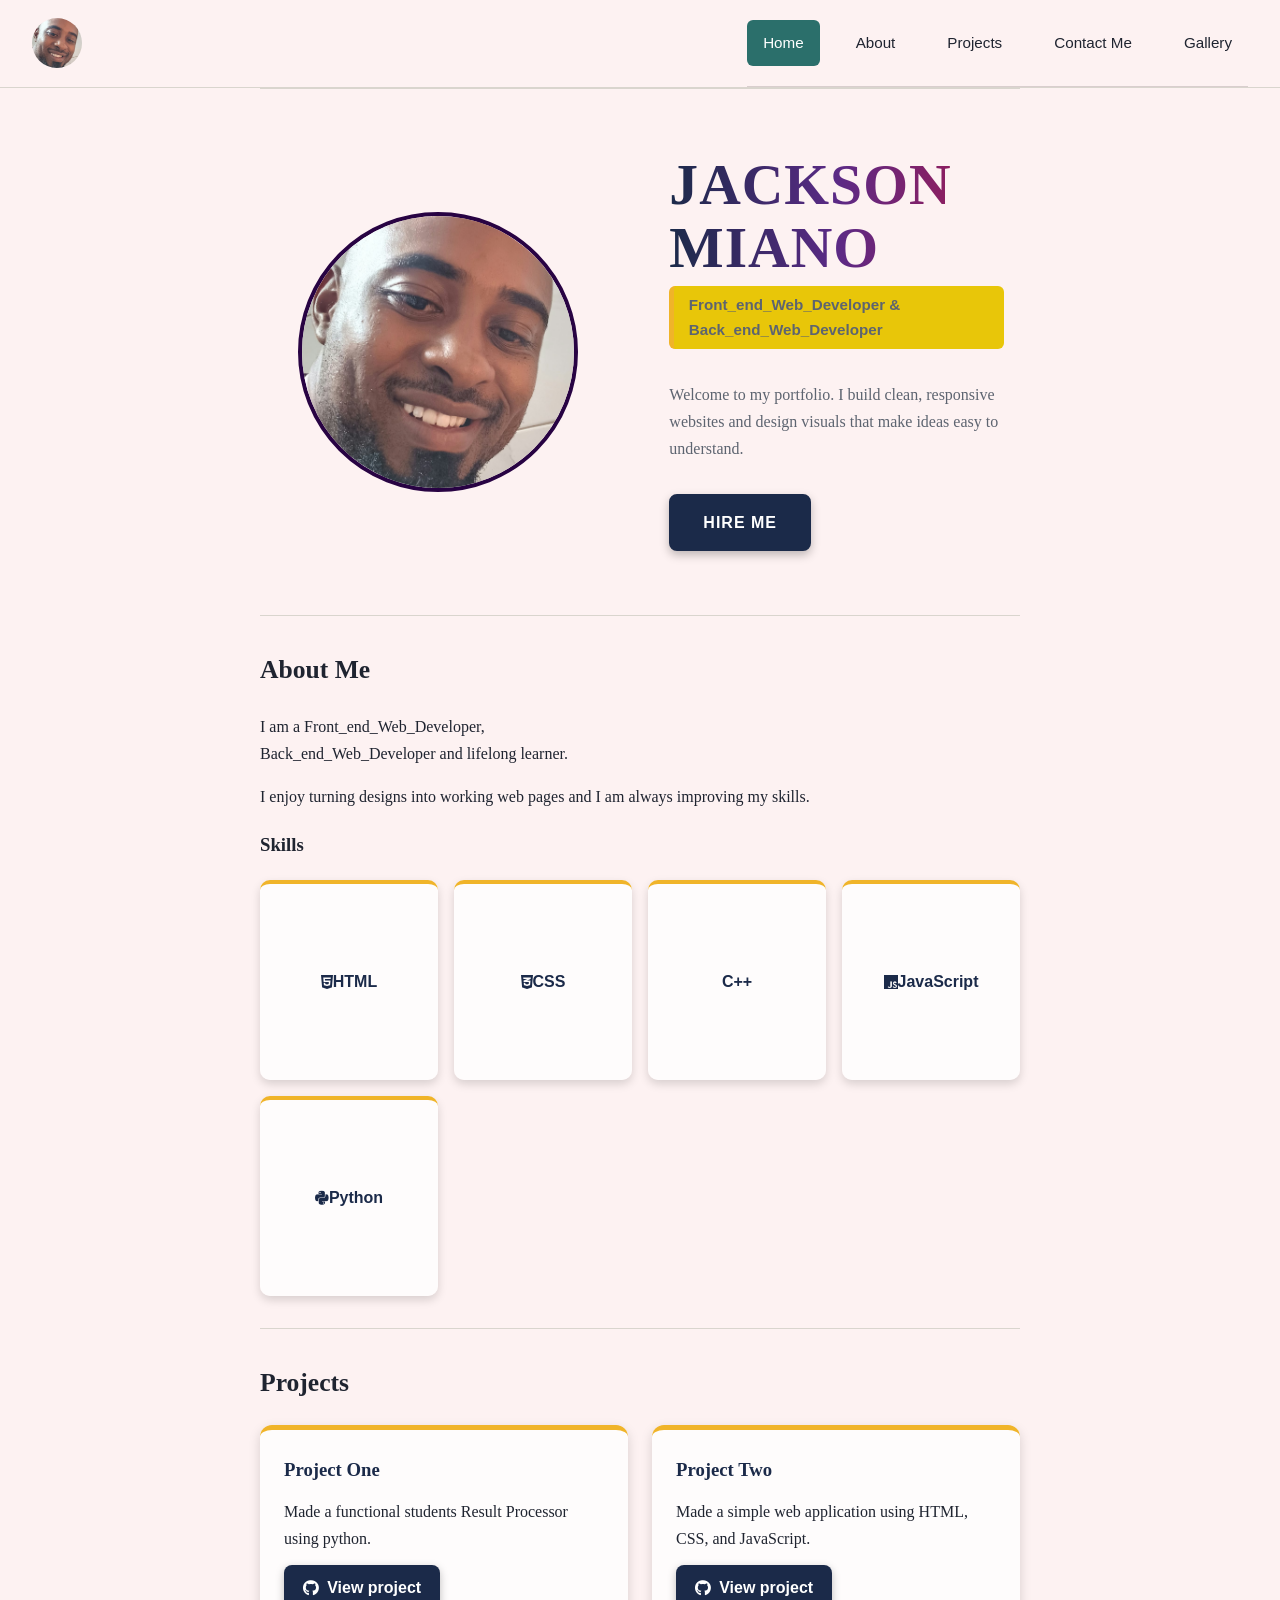
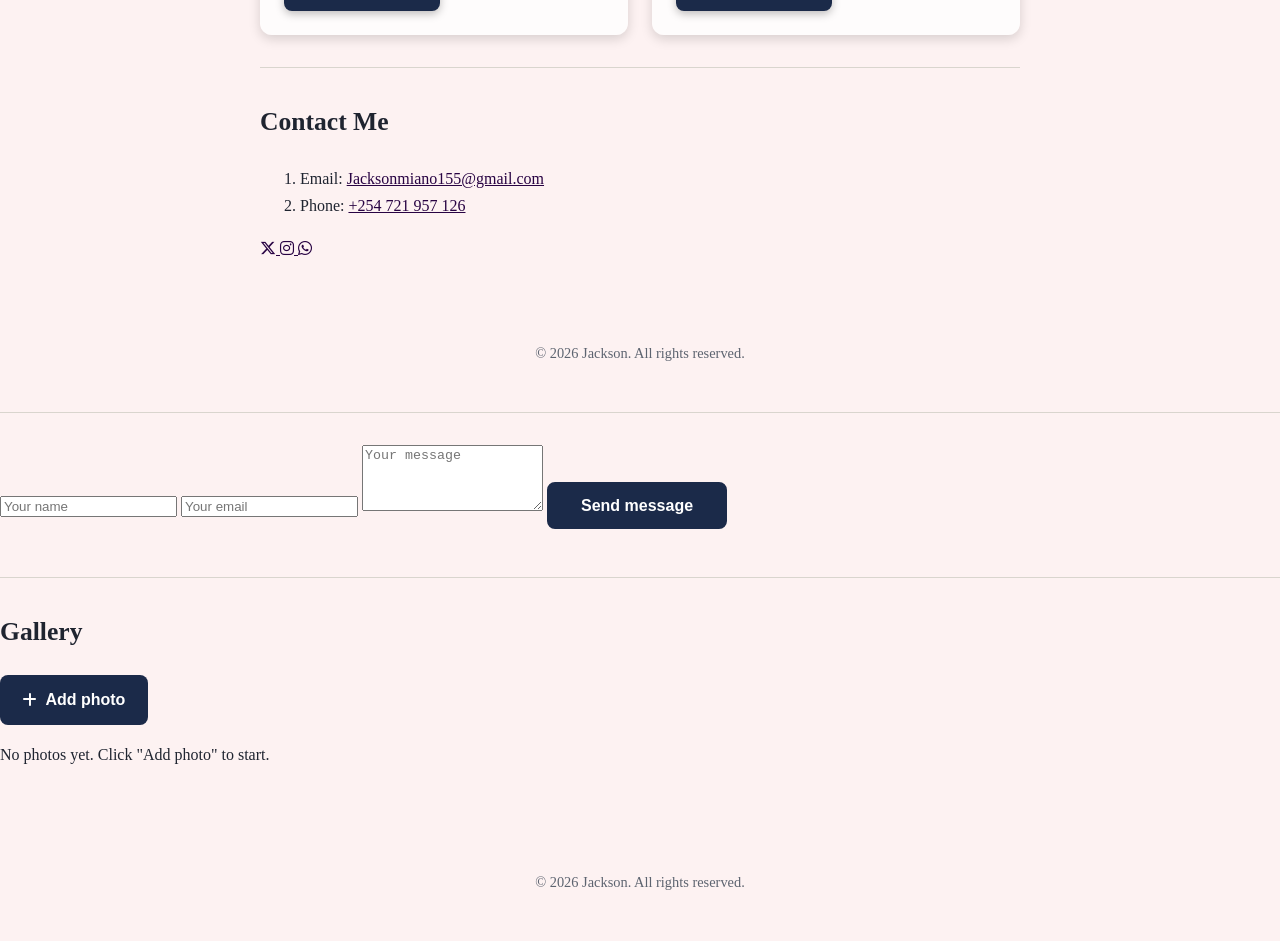
<file: index.html>
<DOCTYPE html>
<html lang="en">
<head>
    <meta charset="UTF-8">
    <meta name="viewport" content="width=device-width, initial-scale=1.0">
    <title>Jackson Miano</title>
    <meta name="description" content="Portfolio of Jackson Miano, Front_end_Web_Developer and Backs_end_Web_Developer.">
    <link rel="stylesheet" href="the_portfolio.css">
    <link rel="stylesheet" href="https://cdnjs.cloudflare.com/ajax/libs/font-awesome/6.5.2/css/all.min.css">
    
    
</head>

<body style="background-color: rgba(242, 132, 132, 0.1);">
    <header>
        <nav aria-label="Main navigation">
            <ul>
                <li><a href="#home">Home</a></li>
                <li><a href="#about">About</a></li>
                <li><a href="#projects">Projects</a></li>
                <li><a href="#contact">Contact Me</a></li>
                <li><a href="#gallery">Gallery</a></li>
            </ul>
        </nav>
        <img class="logo" src="logo.jpeg" alt="Jackson Logo">
    </header> 

    <main>
        <section id="home" class="intro">
            <div class="intro-text">
                <h1>JACKSON MIANO</h1>
                <p class="role">Front_end_Web_Developer &amp; Back_end_Web_Developer</p>
                <p>
                    Welcome to my portfolio. I build clean, responsive websites and
                    design visuals that make ideas easy to understand.
                </p>
                <a href="#contact"class="hire-btn">HIRE ME</a>
            </div>
            <img class="profile-pic" src="logo.jpeg" alt="Profile picture of Jackson">
        </section>

        <section id="about">
            <h2>About Me</h2>
            <p>
                I am a Front_end_Web_Developer,<br>
                Back_end_Web_Developer and lifelong learner.
            </p>
            <p>I enjoy turning designs into working web pages and I am always improving my skills.</p>

            <h3>Skills</h3>
            <ul class="skills">
                <li><i class="fa-brands fa-html5"></i>HTML</li>
                <li><i class="fa-brands fa-css3-alt"></i>CSS</li>
                <li><i class="devicon-cplusplus-plain"></i>C++</li>
                <li><i class="fa-brands fa-js"></i>JavaScript</li>
                <li><i class="fa-brands fa-python"></i>Python</li>
            </ul>
        </section>

        <section id="projects">
    <h2>Projects</h2>

    <div class="project-list">
        <article class="project">
            <h3>Project One</h3>
            <p>Made a functional students Result Processor using python.</p>
            <a class="view-card" href="https://github.com/Jackson-miano/student_result_miniproject_first_repo" target="_blank" rel="noopener noreferrer">
                <i class="fa-brands fa-github"></i> View project
            </a>
        </article>

        <article class="project">
            <h3>Project Two</h3>
            <p>Made a simple web application using HTML, CSS, and JavaScript.</p>
            <a class="view-card" href="https://github.com/Jackson-miano/MyPorfolio.git" target="_blank" rel="noopener noreferrer">
                <i class="fa-brands fa-github"></i> View project
            </a>
        </article>
         </div>
    </section>

        <section id="contact">
            <h2>Contact Me</h2>
            <ol>
                <li>Email: <a href="mailto:youremail@example.com">Jacksonmiano155@gmail.com</a></li>
                <li>Phone: <a href="tel:+000000000000">+254 721 957 126</a></li>
            </ol>

           <div class="social-icons">
    <a href="https://twitter.com/yourusername" target="_blank" rel="noopener noreferrer" aria-label="Twitter">
        <i class="fa-brands fa-x-twitter"></i>
    </a>
    <a href="https://instagram.com/yourusername" target="_blank" rel="noopener noreferrer" aria-label="Instagram">
        <i class="fa-brands fa-instagram"></i>
    </a>
    <a href="https://wa.me/254700000000" target="_blank" rel="noopener noreferrer" aria-label="WhatsApp">
        <i class="fa-brands fa-whatsapp"></i>
    </a>
</div> 
        </section>
    </main>

    <footer>
        <p>&copy; 2026 Jackson. All rights reserved.</p>
    </footer> 

<section id="contact-form">
                <form class="contact-form" action="https://formspree.io/f/xjygwjby" method="POST">
                    <input type="text" name="name" placeholder="Your name" required>
                    <input type="email" name="email" placeholder="Your email" required>
                    <textarea name="message" rows="4" placeholder="Your message" required></textarea>
                    <button type="submit" class="send-btn">Send message</button>
                </form>
            </section>

            <section id="gallery">
                <h2>Gallery</h2>
                <input type="file" id="photoInput" accept="image/*" multiple hidden>
                <label for="photoInput" class="add-photo"><i class="fa-solid fa-plus"></i> Add photo</label>
                <p id="emptyMsg">No photos yet. Click "Add photo" to start.</p>
                <div id="galleryGrid" class="gallery-grid"></div>
            </section>
        </main>

        <footer>
            <p>&copy; 2026 Jackson. All rights reserved.</p>
        </footer>

        <script src="script.js"></script>
    
   
</body>
</html>
</file>
<file: the_portfolio.css>
/* hide every section except the active one */
main section:not(.active) {
    display: none;
}

body {
    background-color: #280343;
    background-image: url("background.jpg");
    background-size: cover;
    background-position: center;
    background-repeat: no-repeat;
    background-attachment: fixed;
}

header {
    border-bottom: 1px solid #d9d5ce;
}

header ul {
    list-style: none;
    display: flex;
    gap: 1rem;
    margin: 0;
    padding: 0;
}

header a {
    display: inline-block;
    padding: 10px 16px;
    color: #1f2430;
    text-decoration: none;
    border-radius: 6px;
    transition: background-color 0.2s, color 0.2s;
}

/* mouse over a link */
header a:hover {
    background-color: #db7114;
    color: white;
}

/* while the link is being clicked */
header a:active {
    background-color: #da4f0f;
    color: white;
}

/* when selected with the keyboard (Tab key) */
header a:focus-visible {
    outline: 3px solid #f0b429;
}

/* the option you have chosen stays coloured */
header a.selected {
    background-color: #2b6f6b;
    color: white;
}

 :root {
            --ink: #1f2430;
            --paper: #b1e016;
            --accent: #280343;
            --muted: #5d6470;
        }

        * { box-sizing: border-box; }

        body {
            margin: 0;
            font-family: Georgia, "Times New Roman", serif;
            line-height: 1.7;
            color: var(--ink);
            background: var(--paper);
        }

        main, footer {
            max-width: 800px;
            margin: 0 auto;
            padding: 0 1.25rem;
        }
        header {
            display: flex;
            flex-direction: row-reverse;  /* logo right, links left */
            justify-content: space-between;
            align-items: center;             /* centres them vertically */
            padding: 0 2rem;
            border-bottom: 1px solid #d9d5ce;
        }

        .logo {
               width: 50px;
               height: 50px;
               border-radius: 50%;
               object-fit: cover;
        }
    

        nav ul {
            list-style: none;
            display: flex;
            flex-wrap: wrap;
            gap: 1.25rem;
            margin: 0;
            padding: 1.25rem 0;
            border-bottom: 1px solid #d9cece;
        }

        nav a {
            color: var(--ink);
            text-decoration: none;
            font-family: Arial, Helvetica, sans-serif;
            font-size: 0.95rem;
        }

        nav a:hover,
        nav a:focus-visible {
            color: var(--accent);
            text-decoration: underline;
        }

        .intro {
            display: flex;
            flex-direction: row-reverse;  /*profile left, text right*/
            flex-wrap: wrap;
            align-items: center;
            justify-content: flex-start;
            justify-content: space-between;
            gap: 1cm;
            padding: 3rem 0;
        }

        .intro-text { flex: 1 1 320px; 
        padding: 1rem ; /*space between profile pic and text*/ }

        h1 {
    font-size: clamp(2.4rem, 6vw, 3.6rem);
    line-height: 1.1;
    margin: 0 0 0.4rem;
    letter-spacing: 1px;

    /* colour gradient through the text */
    background: linear-gradient(90deg, #1b2a49, #5b2a86, #a3194f);
    -webkit-background-clip: text;
    background-clip: text;
    -webkit-text-fill-color: transparent;
    color: transparent;
}

.role {
    display: inline-block;
    margin: 0 0 1rem;
    padding: 0.35rem 0.9rem;
    font-family: Arial, Helvetica, sans-serif;
    font-weight: bold;
    font-size: 0.95rem;
    color: white;
    background-color: #e8c609; /* gold badge */
    border-left: 5px solid #f0b429; /* gold accent bar */
    border-radius: 6px;
}
.hire-btn {
    display: inline-block;
    margin-top: 1rem;
    padding: 0.8rem 2rem;
    font-family: Arial, Helvetica, sans-serif;
    font-size: 1rem;
    font-weight: bold;
    letter-spacing: 1px;
    text-decoration: none;
    color: white;
    background-color: #1b2a49;          /* dark navy, matches your name */
    border: 2px solid #1b2a49;
    border-radius: 8px;
    box-shadow: 0 4px 10px rgba(0, 0, 0, 0.25);
    transition: background-color 0.3s, color 0.3s, transform 0.3s, box-shadow 0.3s;
}

.hire-btn:hover {
    background-color: aqua;             /* aqua hover */
    border-color: aqua;
    color: #1b2a49;                     /* dark text so it stays readable on aqua */
    transform: translateY(-3px);        /* lifts slightly */
    box-shadow: 0 8px 16px rgba(0, 255, 255, 0.4);
}

        .intro p { color: var(--muted); max-width: 55ch; 
        }

        .profile-pic {
            width: 280px;
            height: 280px;
            object-fit: cover;
            border-radius: 50%;
            border: 4px solid var(--accent);
            background: #885a0b;
            margin: 1cm;   /*space between profile pic and text*/
        }

        section { padding: 2rem 0; border-top: 1px solid #d9d5ce; }

        h2 { margin-top: 0; font-size: 1.6rem; }

       ul.skills {
    display: grid;
    grid-template-columns: repeat(auto-fill, minmax(140px, 1fr));
    gap: 1rem;
    list-style: none;
    padding: 0;
    margin: 1rem 0 0;
}

ul.skills li {
    display: flex;
    align-items: center;
    justify-content: center;
    min-height: 200px;
    padding: 1rem;
    text-align: center;
    font-family: Arial, Helvetica, sans-serif;
    font-weight: bold;
    color: #1b2a49;
    background: rgba(255, 255, 255, 0.75);
    border-top: 4px solid #f0b429;          /* gold accent bar */
    border-radius: 10px;
    box-shadow: 0 4px 10px rgba(0, 0, 0, 0.15);
    transition: transform 0.3s, box-shadow 0.3s, background-color 0.3s;
}

ul.skills li:hover {
    transform: translateY(-5px);            /* card lifts */
    background: #1b2a49;                    /* turns navy */
    color: white;
    box-shadow: 0 8px 16px rgba(0, 0, 0, 0.3);
}

        .project-list {
    display: flex;
    flex-wrap: wrap;
    gap: 1.5rem;
}

/* big project card */
.project {
    flex: 1 1 300px;
    display: flex;
    flex-direction: column;
    gap: 0.75rem;
    padding: 1.5rem;
    background: rgba(255, 255, 255, 0.75);
    border-top: 5px solid #f0b429;
    border-radius: 12px;
    box-shadow: 0 4px 12px rgba(0, 0, 0, 0.15);
    transition: transform 0.3s, box-shadow 0.3s;
}

.project:hover {
    transform: translateY(-5px);
    box-shadow: 0 10px 20px rgba(0, 0, 0, 0.25);
}

.project h3 {
    margin: 0;
    color: #1b2a49;
}

.project p {
    margin: 0;
    flex-grow: 1;              /* keeps the small cards level at the bottom */
}

/* small "View project" card */
.view-card {
    align-self: flex-start;
    display: inline-flex;
    align-items: center;
    gap: 0.5rem;
    padding: 0.6rem 1.2rem;
    font-family: Arial, Helvetica, sans-serif;
    font-weight: bold;
    text-decoration: none;
    color: white;
    background: #1b2a49;
    border-radius: 8px;
    box-shadow: 0 3px 8px rgba(0, 0, 0, 0.25);
    transition: background-color 0.3s, color 0.3s, transform 0.3s;
}

.view-card:hover {
    background: aqua;
    color: #1b2a49;
    transform: translateY(-3px);
}
        a { color: var(--accent); }

        footer {
            padding: 2rem 1.25rem;
            color: var(--muted);
            font-size: 0.9rem;
            text-align: center;
        }

        body {
    display: flex;
    flex-direction: column;
    min-height: 100vh;
}

main {
    flex: 1;     /* pushes the footer to the bottom */
}
.send-btn {
    align-self: flex-start;
    padding: 0.8rem 2rem;
    font-family: Arial, Helvetica, sans-serif;
    font-size: 1rem;
    font-weight: bold;
    color: white;
    background-color: #1b2a49;
    border: 2px solid #1b2a49;
    border-radius: 8px;
    cursor: pointer;
    transition: background-color 0.3s, color 0.3s, transform 0.3s;
}

.send-btn:hover {
    background-color: aqua;
    border-color: aqua;
    color: #1b2a49;
    transform: translateY(-3px);
}
.delete-photo {
    position: absolute;
    top: 8px;
    right: 8px;
    width: 32px;
    height: 32px;
    border: none;
    border-radius: 50%;
    background: rgba(0, 0, 0, 0.65);
    color: white;
    font-size: 1rem;
    cursor: pointer;
}

.delete-photo:hover {
    background: crimson;
}
.add-photo {
    display: inline-flex;
    align-items: center;
    gap: 0.5rem;
    padding: 0.7rem 1.4rem;
    font-family: Arial, Helvetica, sans-serif;
    font-weight: bold;
    color: white;
    background: #1b2a49;
    border-radius: 8px;
    cursor: pointer;
    transition: background-color 0.3s, color 0.3s;
}

.add-photo:hover {
    background: aqua;
    color: #1b2a49;
}

.gallery-grid {
    display: grid;
    grid-template-columns: repeat(auto-fill, minmax(180px, 1fr));
    gap: 1rem;
    margin-top: 1.5rem;
}

.photo-card {
    position: relative;      /* lets the delete button sit on the photo */
    margin: 0;
    border-radius: 10px;
    overflow: hidden;
    box-shadow: 0 4px 10px rgba(0, 0, 0, 0.2);
}

.photo-card img {
    display: block;
    width: 100%;
    height: 180px;
    object-fit: cover;
}
</file>
